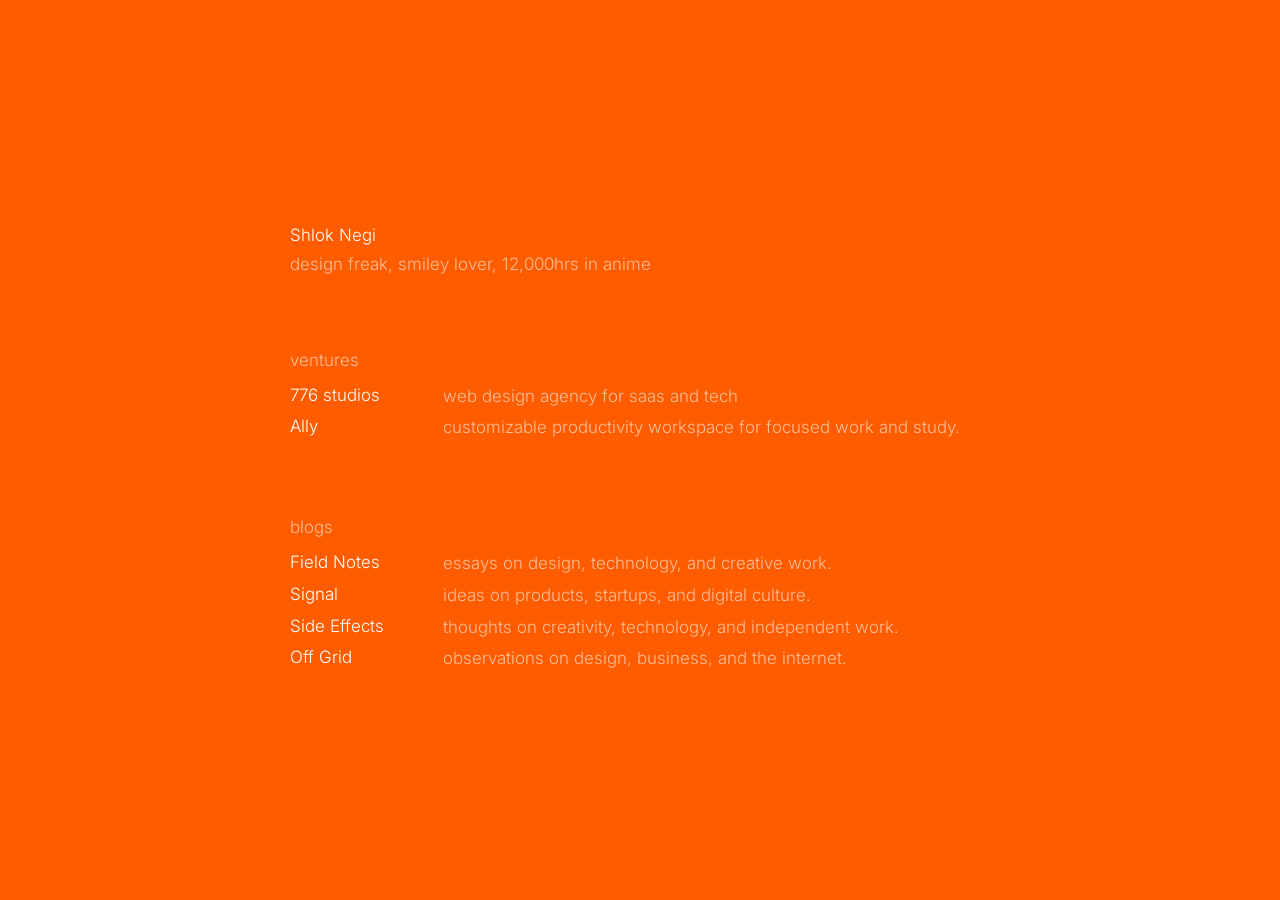
<file: index.html>
<!doctype html>
<html lang="en">
  <head>
    <meta charset="UTF-8" />
    <meta name="viewport" content="width=device-width, initial-scale=1.0" />

    <title>Shlok</title>

    <link rel="stylesheet" href="style.css" />
    <link rel="icon" href="Pfp.png" />

    <link rel="preconnect" href="https://fonts.googleapis.com" />
    <link rel="preconnect" href="https://fonts.gstatic.com" crossorigin />

    <link
      href="https://fonts.googleapis.com/css2?family=Inter:ital,opsz,wght@0,14..32,100..900;1,14..32,100..900&family=Jost:ital,wght@0,100..900;1,100..900&display=swap"
      rel="stylesheet" />
  </head>

  <body>
    <main>
      <div class="heading">
        <div class="heading_description">
          <h3>Shlok Negi</h3>
          <p>design freak, smiley lover, 12,000hrs in anime</p>
        </div>
      </div>
      <div class="career">
        <div class="career_description">
          <p>ventures</p>

          <a href="https://776.one/" class="seven" target="_blank">
            <h3>776 studios</h3>
            <p>web design agency for saas and tech</p>
          </a>

          <a href="#" class="seven" target="_blank">
            <h3>Ally</h3>
            <p>
              customizable productivity workspace for focused work and study.
            </p>
          </a>
        </div>
      </div>
      <div class="blogs">
        <div class="blogs_description">
          <p>blogs</p>

          <a href="./blog/fieldnotes.html" class="seven">
            <h3>Field Notes</h3>
            <p>essays on design, technology, and creative work.</p>
          </a>

          <a href="./blog/signal.html" class="seven">
            <h3>Signal</h3>
            <p>ideas on products, startups, and digital culture.</p>
          </a>
          <a href="./blog/sideeffects.html" class="seven">
            <h3>Side Effects</h3>
            <p>thoughts on creativity, technology, and independent work.</p>
          </a>
          <a href="./blog/offgrid.html" class="seven">
            <h3>Off Grid</h3>
            <p>observations on design, business, and the internet.</p>
          </a>
        </div>
      </div>
    </main>
  </body>
</html>
</file>
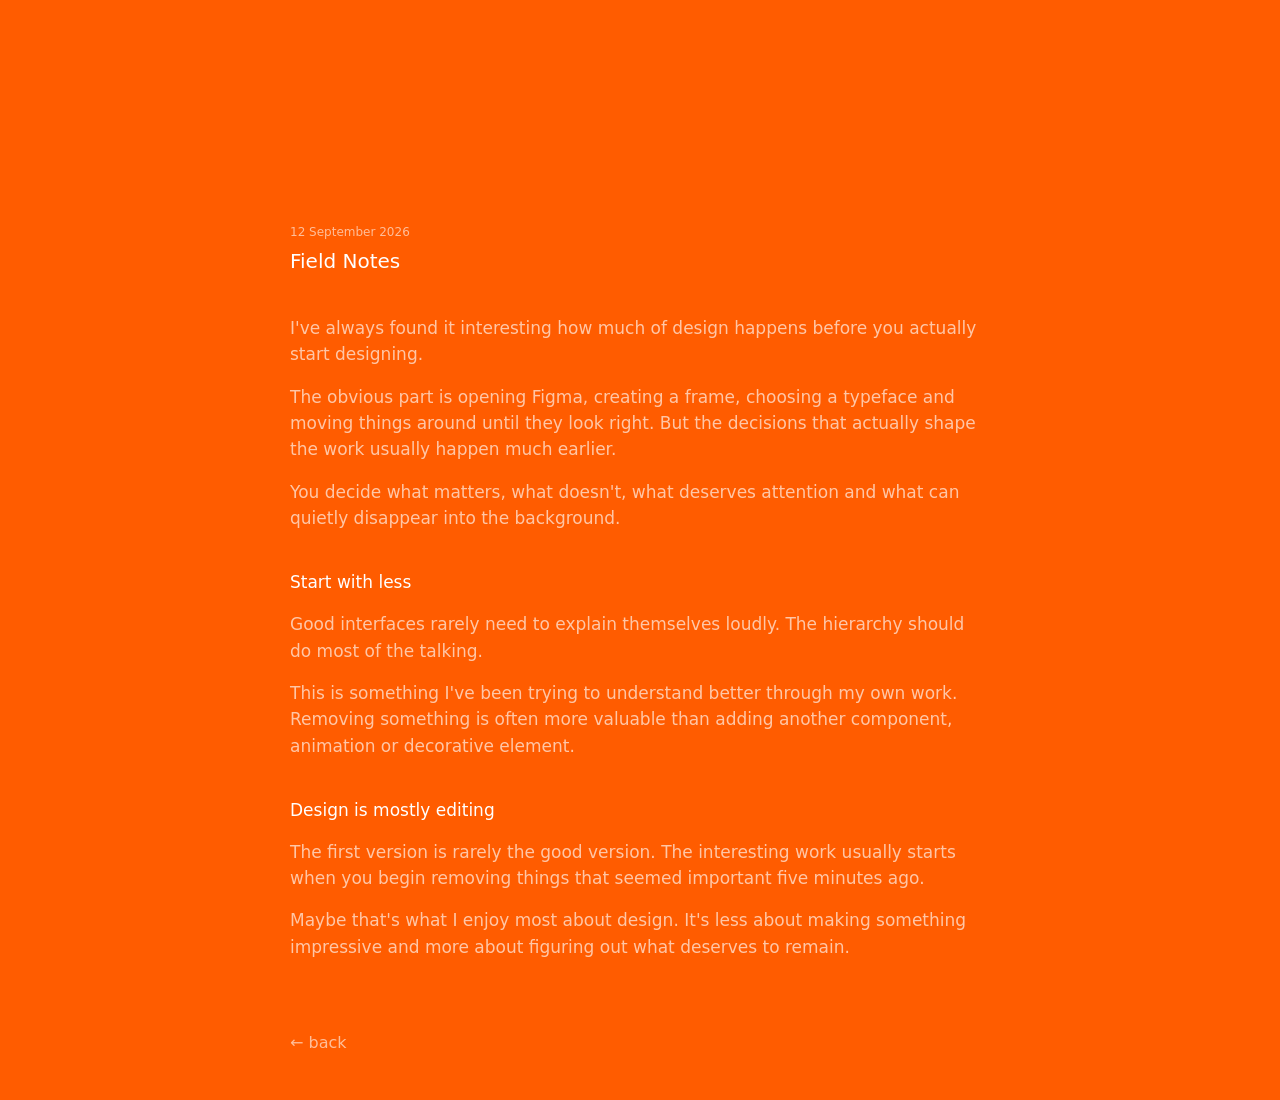
<file: fieldnotes.html>
<!doctype html>
<html lang="en">
  <head>
    <meta charset="UTF-8" />
    <meta name="viewport" content="width=device-width, initial-scale=1.0" />

    <title>Field Notes</title>

    <link rel="stylesheet" href="blog.css" />
    <link rel="icon" href="/Pfp.png" />

    <link rel="preconnect" href="https://fonts.googleapis.com" />
    <link rel="preconnect" href="https://fonts.gstatic.com" crossorigin />

    <link
      href="https://fonts.googleapis.com/css2?family=Inter:ital,opsz,wght@0,14..32,100..900;1,14..32,100..900&display=swap"
      rel="stylesheet" />
  </head>

  <body>
    <main>
      <header class="blog_header">
        <p class="blog_meta">12 September 2026</p>

        <h1>Field Notes</h1>
      </header>

      <article class="blog_content">
        <p>
          I've always found it interesting how much of design happens before you
          actually start designing.
        </p>

        <p>
          The obvious part is opening Figma, creating a frame, choosing a
          typeface and moving things around until they look right. But the
          decisions that actually shape the work usually happen much earlier.
        </p>

        <p>
          You decide what matters, what doesn't, what deserves attention and
          what can quietly disappear into the background.
        </p>

        <h2>Start with less</h2>

        <p>
          Good interfaces rarely need to explain themselves loudly. The
          hierarchy should do most of the talking.
        </p>

        <p>
          This is something I've been trying to understand better through my own
          work. Removing something is often more valuable than adding another
          component, animation or decorative element.
        </p>

        <h2>Design is mostly editing</h2>

        <p>
          The first version is rarely the good version. The interesting work
          usually starts when you begin removing things that seemed important
          five minutes ago.
        </p>

        <p>
          Maybe that's what I enjoy most about design. It's less about making
          something impressive and more about figuring out what deserves to
          remain.
        </p>
      </article>

      <footer class="blog_footer">
        <a href="/index.html">← back</a>
      </footer>
    </main>
  </body>
</html>
</file>
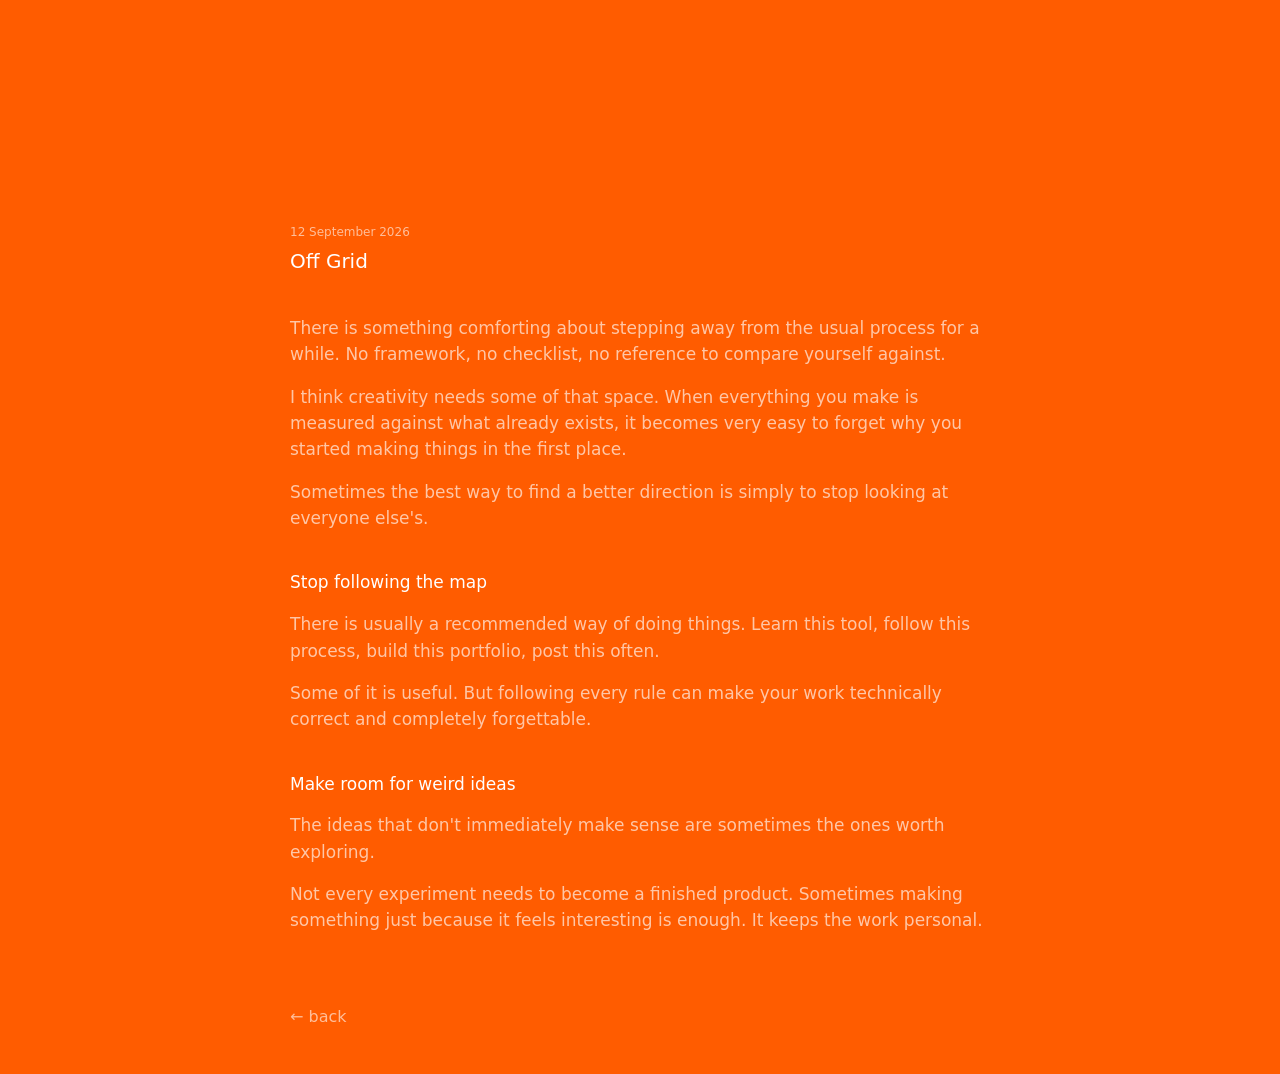
<file: offgrid.html>
<!doctype html>
<html lang="en">
  <head>
    <meta charset="UTF-8" />
    <meta name="viewport" content="width=device-width, initial-scale=1.0" />

    <title>Off Grid</title>

    <link rel="stylesheet" href="blog.css" />
    <link rel="icon" href="/Pfp.png" />

    <link rel="preconnect" href="https://fonts.googleapis.com" />
    <link rel="preconnect" href="https://fonts.gstatic.com" crossorigin />

    <link
      href="https://fonts.googleapis.com/css2?family=Inter:ital,opsz,wght@0,14..32,100..900;1,14..32,100..900&display=swap"
      rel="stylesheet" />
  </head>

  <body>
    <main>
      <header class="blog_header">
        <p class="blog_meta">12 September 2026</p>

        <h1>Off Grid</h1>
      </header>

      <article class="blog_content">
        <p>
          There is something comforting about stepping away from the usual
          process for a while. No framework, no checklist, no reference to
          compare yourself against.
        </p>

        <p>
          I think creativity needs some of that space. When everything you make
          is measured against what already exists, it becomes very easy to
          forget why you started making things in the first place.
        </p>

        <p>
          Sometimes the best way to find a better direction is simply to stop
          looking at everyone else's.
        </p>

        <h2>Stop following the map</h2>

        <p>
          There is usually a recommended way of doing things. Learn this tool,
          follow this process, build this portfolio, post this often.
        </p>

        <p>
          Some of it is useful. But following every rule can make your work
          technically correct and completely forgettable.
        </p>

        <h2>Make room for weird ideas</h2>

        <p>
          The ideas that don't immediately make sense are sometimes the ones
          worth exploring.
        </p>

        <p>
          Not every experiment needs to become a finished product. Sometimes
          making something just because it feels interesting is enough. It keeps
          the work personal.
        </p>
      </article>

      <footer class="blog_footer">
        <a href="/index.html">← back</a>
      </footer>
    </main>
  </body>
</html>
</file>
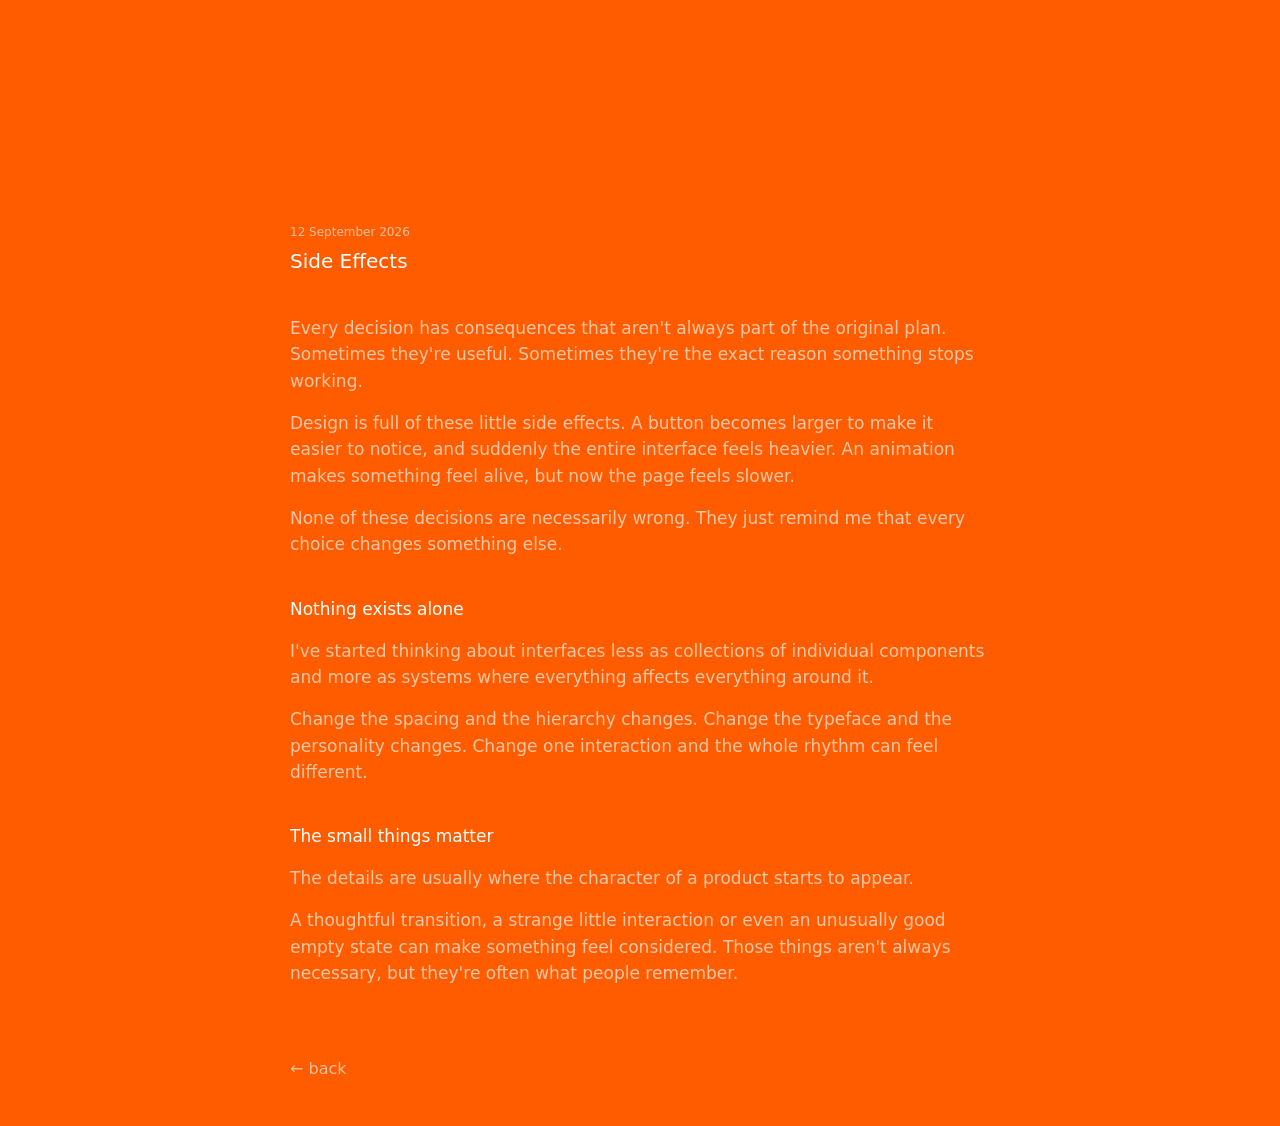
<file: sideeffects.html>
<!doctype html>
<html lang="en">
  <head>
    <meta charset="UTF-8" />
    <meta name="viewport" content="width=device-width, initial-scale=1.0" />

    <title>Side Effects</title>

    <link rel="stylesheet" href="blog.css" />
    <link rel="icon" href="/Pfp.png" />

    <link rel="preconnect" href="https://fonts.googleapis.com" />
    <link rel="preconnect" href="https://fonts.gstatic.com" crossorigin />

    <link
      href="https://fonts.googleapis.com/css2?family=Inter:ital,opsz,wght@0,14..32,100..900;1,14..32,100..900&display=swap"
      rel="stylesheet" />
  </head>

  <body>
    <main>
      <header class="blog_header">
        <p class="blog_meta">12 September 2026</p>

        <h1>Side Effects</h1>
      </header>

      <article class="blog_content">
        <p>
          Every decision has consequences that aren't always part of the
          original plan. Sometimes they're useful. Sometimes they're the exact
          reason something stops working.
        </p>

        <p>
          Design is full of these little side effects. A button becomes larger
          to make it easier to notice, and suddenly the entire interface feels
          heavier. An animation makes something feel alive, but now the page
          feels slower.
        </p>

        <p>
          None of these decisions are necessarily wrong. They just remind me
          that every choice changes something else.
        </p>

        <h2>Nothing exists alone</h2>

        <p>
          I've started thinking about interfaces less as collections of
          individual components and more as systems where everything affects
          everything around it.
        </p>

        <p>
          Change the spacing and the hierarchy changes. Change the typeface and
          the personality changes. Change one interaction and the whole rhythm
          can feel different.
        </p>

        <h2>The small things matter</h2>

        <p>
          The details are usually where the character of a product starts to
          appear.
        </p>

        <p>
          A thoughtful transition, a strange little interaction or even an
          unusually good empty state can make something feel considered. Those
          things aren't always necessary, but they're often what people
          remember.
        </p>
      </article>

      <footer class="blog_footer">
        <a href="/index.html">← back</a>
      </footer>
    </main>
  </body>
</html>
</file>
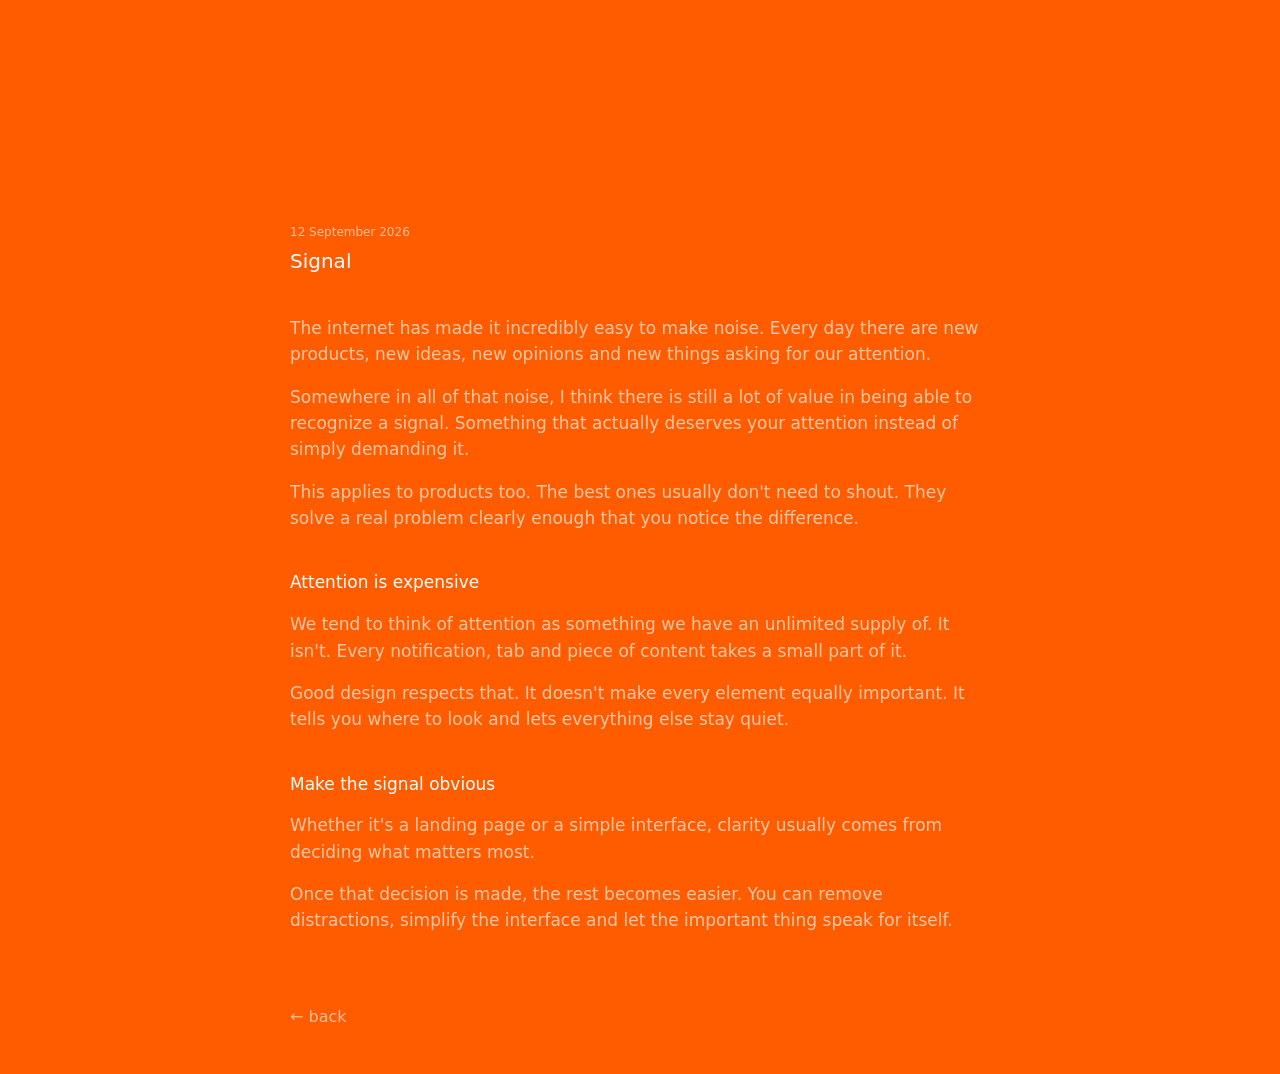
<file: signal.html>
<!doctype html>
<html lang="en">
  <head>
    <meta charset="UTF-8" />
    <meta name="viewport" content="width=device-width, initial-scale=1.0" />

    <title>Signal</title>

    <link rel="stylesheet" href="blog.css" />
    <link rel="icon" href="/Pfp.png" />

    <link rel="preconnect" href="https://fonts.googleapis.com" />
    <link rel="preconnect" href="https://fonts.gstatic.com" crossorigin />

    <link
      href="https://fonts.googleapis.com/css2?family=Inter:ital,opsz,wght@0,14..32,100..900;1,14..32,100..900&display=swap"
      rel="stylesheet" />
  </head>

  <body>
    <main>
      <header class="blog_header">
        <p class="blog_meta">12 September 2026</p>

        <h1>Signal</h1>
      </header>

      <article class="blog_content">
        <p>
          The internet has made it incredibly easy to make noise. Every day
          there are new products, new ideas, new opinions and new things asking
          for our attention.
        </p>

        <p>
          Somewhere in all of that noise, I think there is still a lot of value
          in being able to recognize a signal. Something that actually deserves
          your attention instead of simply demanding it.
        </p>

        <p>
          This applies to products too. The best ones usually don't need to
          shout. They solve a real problem clearly enough that you notice the
          difference.
        </p>

        <h2>Attention is expensive</h2>

        <p>
          We tend to think of attention as something we have an unlimited supply
          of. It isn't. Every notification, tab and piece of content takes a
          small part of it.
        </p>

        <p>
          Good design respects that. It doesn't make every element equally
          important. It tells you where to look and lets everything else stay
          quiet.
        </p>

        <h2>Make the signal obvious</h2>

        <p>
          Whether it's a landing page or a simple interface, clarity usually
          comes from deciding what matters most.
        </p>

        <p>
          Once that decision is made, the rest becomes easier. You can remove
          distractions, simplify the interface and let the important thing speak
          for itself.
        </p>
      </article>

      <footer class="blog_footer">
        <a href="/index.html">← back</a>
      </footer>
    </main>
  </body>
</html>
</file>
<file: style.css>
* {
  box-sizing: border-box;
  margin: 0;
  padding: 0;
  font-family: Inter, system-ui, sans-serif;
  font-weight: 300;
  font-size: 17px;
}

body {
  background-color: #ff5c00;
  color: white;
}

::selection {
  color: #ff5c00;
  background-color: white;
}

/* Main content */

main {
  width: min(700px, calc(100% - 48px));
  margin: 0 auto;
  padding-top: 25vh;
}

/* Header */

.heading {
  margin-bottom: 72px;
}

.heading_description h3 {
  margin-bottom: 8px;
}

/* Sections */

.career {
  margin-bottom: 72px;
}

.career_description,
.blogs_description {
  width: 100%;
}

.career_description > p,
.blogs_description > p {
  margin-bottom: 8px;
}

/* Fade every other link when hovering */

.career_description:has(.seven:hover) .seven:not(:hover),
.blogs_description:has(.seven:hover) .seven:not(:hover) {
  opacity: 0.4;
}

/* Links */

a {
  text-decoration: none;
  color: white;
}

/* Individual links */

.seven {
  display: grid;
  grid-template-columns: 125px 1fr;
  column-gap: 28px;
  align-items: start;

  padding-top: 4px;
  padding-bottom: 4px;

  opacity: 1;

  transition:
    opacity 300ms ease,
    padding-left 300ms ease;
}

.seven:hover {
  opacity: 1;
  padding-left: 5px;
}

.seven h3,
.seven p {
  margin: 0;
}

/* Paragraphs */

p {
  opacity: 0.6;
  line-height: 1.4;
}

/* Tablet */

@media (max-width: 700px) {
  main {
    width: calc(100% - 32px);
    padding-top: 15vh;
  }

  .heading {
    margin-bottom: 46px;
  }

  .seven {
    grid-template-columns: 110px 1fr;
    column-gap: 20px;
  }
}

/* Mobile */

@media (max-width: 500px) {
  .seven {
    grid-template-columns: 1fr;
    row-gap: 4px;
    padding-top: 8px;
    padding-bottom: 8px;
  }
}
</file>
<file: blog.css>
* {
  box-sizing: border-box;
  margin: 0;
  padding: 0;
  font-family: system-ui, sans-serif;
  font-weight: 300;
  font-size: 17px;
}

body {
  background-color: #ff5c00;
  color: white;
}

::selection {
  color: #ff5c00;
  background-color: white;
}

/* Main */

main {
  width: min(700px, calc(100% - 48px));
  margin: 0 auto;
  padding-top: 25vh;
}

/* Blog header */

.blog_header {
  margin-bottom: 40px;
}

.blog_meta {
  opacity: 0.6;
  margin-bottom: 8px;
  font-size: 12px;
}

.blog_header h1 {
  font-size: 20px;
  font-weight: 300;
  line-height: 1.4;
}

/* Blog content */

.blog_content {
  line-height: 1.55;
}

.blog_content p {
  margin-bottom: 16px;
  opacity: 0.65;
}

.blog_content h2 {
  font-size: 17px;
  font-weight: 300;
  line-height: 1.4;
  margin-top: 40px;
  margin-bottom: 16px;
}

/* Links */

a {
  color: white;
  font-size: 16px;
  text-decoration: none;
  transition:
    opacity 300ms ease,
    padding-left 300ms ease;
}

a:hover {
  opacity: 0.6;
  padding-left: 5px;
}

/* Footer */

.blog_footer {
  margin-top: 72px;
  padding-bottom: 48px;
}

.blog_footer a {
  opacity: 0.6;
}

.blog_footer a:hover {
  opacity: 1;
}

/* Tablet */

@media (max-width: 700px) {
  main {
    width: calc(100% - 32px);
    padding-top: 15vh;
  }
}

/* Mobile */

@media (max-width: 500px) {
  main {
    padding-top: 12vh;
  }

  .blog_content {
    line-height: 1.5;
  }
}
</file>
